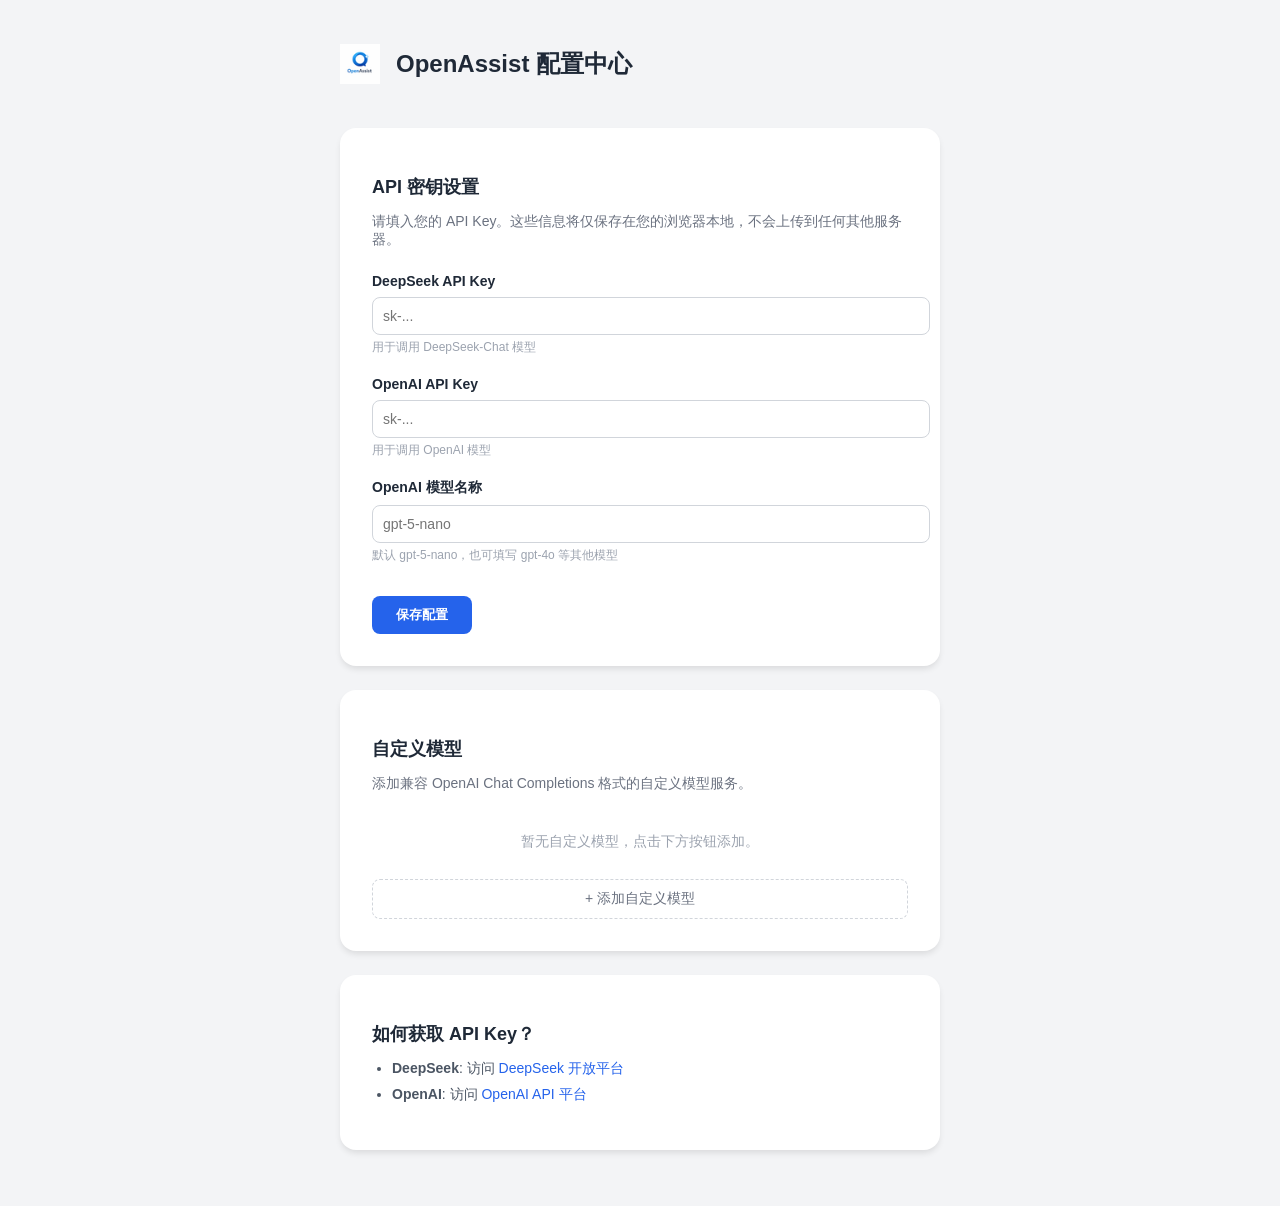
<file: options/index.html>
<!DOCTYPE html>
<html lang="zh-CN">
<head>
  <meta charset="UTF-8">
  <meta name="viewport" content="width=device-width, initial-scale=1.0">
  <title>OpenAssist 配置</title>
  <link rel="stylesheet" href="style.css">
</head>
<body>
  <div class="container">
    <header>
      <img src="../icons/icon48.png" alt="Logo" class="logo">
      <h1>OpenAssist 配置中心</h1>
    </header>
    
    <main>
      <section class="card">
        <h2>API 密钥设置</h2>
        <p class="description">请填入您的 API Key。这些信息将仅保存在您的浏览器本地，不会上传到任何其他服务器。</p>
        
        <div class="form-group">
          <label for="deepseek-key">DeepSeek API Key</label>
          <input type="password" id="deepseek-key" placeholder="sk-...">
          <small>用于调用 DeepSeek-Chat 模型</small>
        </div>

        <div class="form-group">
          <label for="openai-key">OpenAI API Key</label>
          <input type="password" id="openai-key" placeholder="sk-...">
          <small>用于调用 OpenAI 模型</small>
        </div>

        <div class="form-group">
          <label for="openai-model">OpenAI 模型名称</label>
          <input type="text" id="openai-model" placeholder="gpt-5-nano">
          <small>默认 gpt-5-nano，也可填写 gpt-4o 等其他模型</small>
        </div>

        <div class="actions">
          <button id="save-btn" class="primary-btn">保存配置</button>
          <span id="status" class="status-msg"></span>
        </div>
      </section>

      <section class="card">
        <h2>自定义模型</h2>
        <p class="description">添加兼容 OpenAI Chat Completions 格式的自定义模型服务。</p>

        <div id="custom-model-list"></div>
        <div id="custom-model-empty" class="empty-state">暂无自定义模型，点击下方按钮添加。</div>

        <div id="custom-model-form" class="custom-model-form hidden">
          <div class="form-group">
            <label for="cm-name">显示名称</label>
            <input type="text" id="cm-name" placeholder="如：通义千问">
          </div>
          <div class="form-group">
            <label for="cm-url">API 地址</label>
            <input type="text" id="cm-url" placeholder="https://api.example.com/v1/chat/completions">
          </div>
          <div class="form-group">
            <label for="cm-model">模型名称</label>
            <input type="text" id="cm-model" placeholder="如：qwen-plus">
          </div>
          <div class="form-group">
            <label for="cm-key">API Key</label>
            <input type="password" id="cm-key" placeholder="sk-...">
          </div>
          <div class="form-actions">
            <button id="cm-save-btn" class="primary-btn">保存</button>
            <button id="cm-cancel-btn" class="secondary-btn">取消</button>
          </div>
        </div>

        <button id="cm-add-btn" class="add-model-btn">+ 添加自定义模型</button>
      </section>

      <section class="card help">
        <h2>如何获取 API Key？</h2>
        <ul>
          <li><strong>DeepSeek</strong>: 访问 <a href="https://platform.deepseek.com/" target="_blank">DeepSeek 开放平台</a></li>
          <li><strong>OpenAI</strong>: 访问 <a href="https://platform.openai.com/" target="_blank">OpenAI API 平台</a></li>
        </ul>
      </section>
    </main>
  </div>
  <script src="script.js"></script>
</body>
</html>
</file>
<file: options/style.css>
body {
  font-family: -apple-system, BlinkMacSystemFont, "Segoe UI", Roboto, Helvetica, Arial, sans-serif;
  background-color: #f3f4f6;
  color: #1f2937;
  margin: 0;
  display: flex;
  justify-content: center;
  padding: 2rem;
}

.container {
  width: 100%;
  max-width: 600px;
}

header {
  display: flex;
  align-items: center;
  gap: 1rem;
  margin-bottom: 2rem;
}

header h1 {
  font-size: 1.5rem;
  font-weight: 700;
}

.logo {
  width: 40px;
  height: 40px;
}

.card {
  background: white;
  padding: 2rem;
  border-radius: 1rem;
  box-shadow: 0 4px 6px -1px rgba(0, 0, 0, 0.1);
  margin-bottom: 1.5rem;
}

h2 {
  font-size: 1.125rem;
  margin-bottom: 0.5rem;
}

.description {
  color: #6b7280;
  font-size: 0.875rem;
  margin-bottom: 1.5rem;
}

.form-group {
  margin-bottom: 1.25rem;
}

label {
  display: block;
  font-size: 0.875rem;
  font-weight: 600;
  margin-bottom: 0.5rem;
}

input {
  width: 100%;
  padding: 0.625rem;
  border: 1px solid #d1d5db;
  border-radius: 0.5rem;
  font-size: 0.875rem;
  outline: none;
}

input:focus {
  border-color: #2563eb;
  ring: 2px rgba(37, 99, 235, 0.2);
}

small {
  display: block;
  color: #9ca3af;
  font-size: 0.75rem;
  margin-top: 0.25rem;
}

.actions {
  display: flex;
  align-items: center;
  gap: 1rem;
  margin-top: 2rem;
}

.primary-btn {
  background-color: #2563eb;
  color: white;
  border: none;
  padding: 0.625rem 1.5rem;
  border-radius: 0.5rem;
  font-weight: 600;
  cursor: pointer;
}

.primary-btn:hover {
  background-color: #1d4ed8;
}

.status-msg {
  font-size: 0.875rem;
  color: #059669;
}

.help ul {
  padding-left: 1.25rem;
  font-size: 0.875rem;
  color: #4b5563;
}

.help li {
  margin-bottom: 0.5rem;
}

a {
  color: #2563eb;
  text-decoration: none;
}

a:hover {
  text-decoration: underline;
}

/* 自定义模型相关样式 */
.hidden {
  display: none !important;
}

.model-item {
  display: flex;
  align-items: center;
  justify-content: space-between;
  padding: 0.75rem 1rem;
  border: 1px solid #e5e7eb;
  border-radius: 0.5rem;
  margin-bottom: 0.5rem;
}

.model-item-info {
  display: flex;
  flex-direction: column;
  gap: 0.125rem;
}

.model-item-name {
  font-weight: 600;
  font-size: 0.875rem;
}

.model-item-detail {
  font-size: 0.75rem;
  color: #9ca3af;
}

.model-item-actions {
  display: flex;
  gap: 0.25rem;
}

.icon-btn {
  background: none;
  border: none;
  cursor: pointer;
  padding: 0.25rem;
  font-size: 0.875rem;
  border-radius: 0.25rem;
}

.icon-btn:hover {
  background-color: #f3f4f6;
}

.empty-state {
  color: #9ca3af;
  font-size: 0.875rem;
  text-align: center;
  padding: 1rem 0;
}

.custom-model-form {
  border: 1px solid #e5e7eb;
  border-radius: 0.5rem;
  padding: 1rem;
  margin-top: 0.75rem;
  background: #f9fafb;
}

.form-actions {
  display: flex;
  gap: 0.5rem;
  margin-top: 1rem;
}

.secondary-btn {
  background-color: #e5e7eb;
  color: #374151;
  border: none;
  padding: 0.625rem 1.5rem;
  border-radius: 0.5rem;
  font-weight: 600;
  cursor: pointer;
}

.secondary-btn:hover {
  background-color: #d1d5db;
}

.add-model-btn {
  width: 100%;
  margin-top: 0.75rem;
  padding: 0.625rem;
  border: 1px dashed #d1d5db;
  border-radius: 0.5rem;
  background: none;
  color: #6b7280;
  font-size: 0.875rem;
  cursor: pointer;
}

.add-model-btn:hover {
  border-color: #2563eb;
  color: #2563eb;
}
</file>
